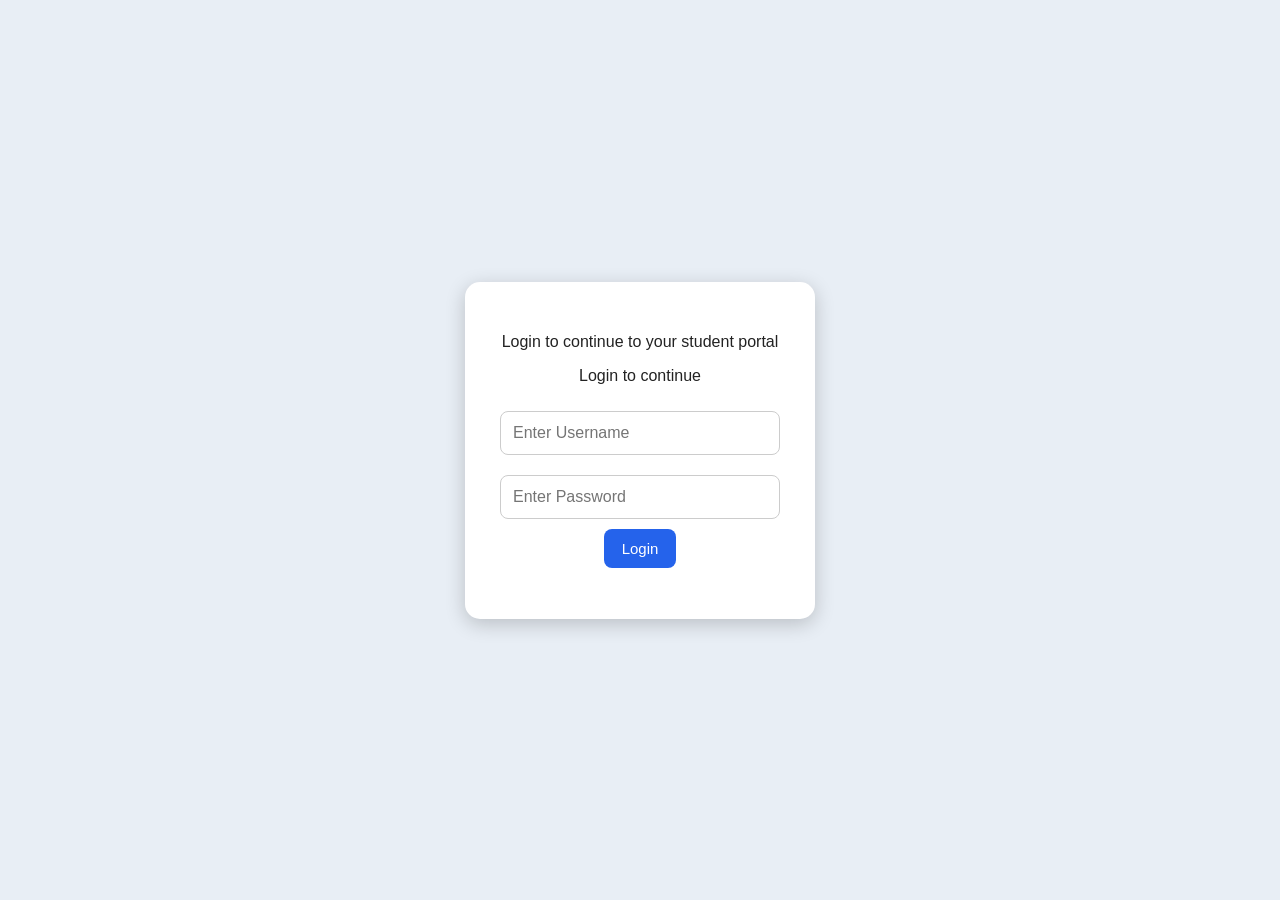
<file: index.html>
<!DOCTYPE html>
<html>
<head>
    <title>Student Portal - Login</title>
    <link rel="stylesheet" href="style.css">
</head>

<body class="login-body">

    <div class="login-box">

        <p>Login to continue to your student portal</p>
        <p>Login to continue</p>

        <input type="text" id="username" placeholder="Enter Username">

        <input type="password" id="password" placeholder="Enter Password">

        <button id="loginBtn">Login</button>

        <p id="message"></p>

    </div>

    <script src="script.js"></script>

</body>
</html>
</file>
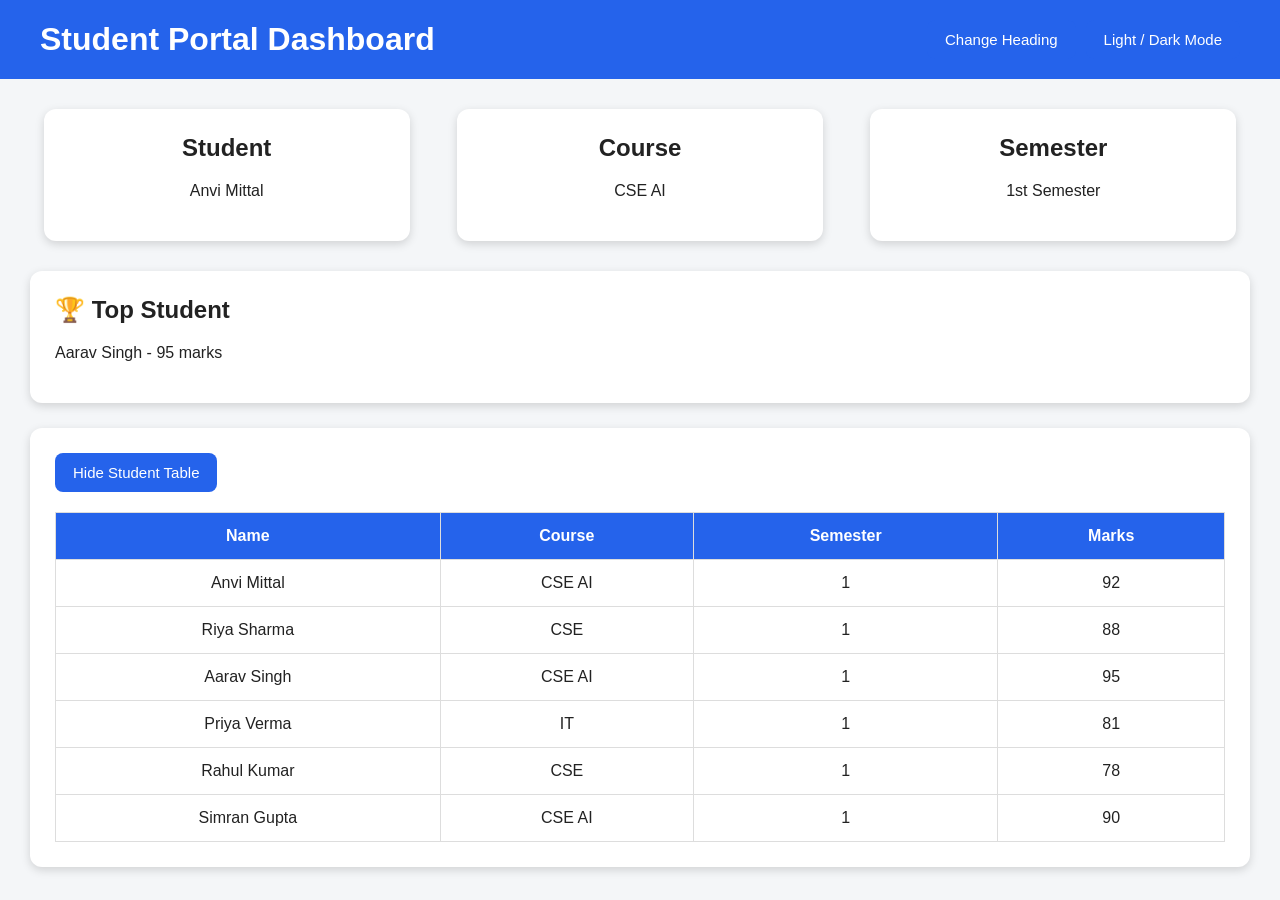
<file: portal.html>
<!DOCTYPE html>
<html>

<head>
    <title>Student Portal</title>
    <link rel="stylesheet" href="style.css">
</head>

<body>

    <header>

        <h1 id="heading">Student Portal Dashboard</h1>

        <div class="top-buttons">
            <button onclick="changeHeading()">Change Heading</button>
            <button id="modeButton" onclick="toggleMode()">Light / Dark Mode</button>
        </div>

    </header>


    <main>

        <section class="cards">

            <div class="card">
                <h2>Student</h2>
                <p>Anvi Mittal</p>
            </div>

            <div class="card">
                <h2>Course</h2>
                <p>CSE AI</p>
            </div>

            <div class="card">
                <h2>Semester</h2>
                <p>1st Semester</p>
            </div>

        </section>


        <section class="top-student">

            <h2>🏆 Top Student</h2>

            <p id="topStudent">Loading...</p>

        </section>


        <section class="student-section">

            <button id="tableButton" onclick="toggleTable()">
                Hide Student Table
            </button>

            <div id="tableContainer">

                <table>

                    <thead>
                        <tr>
                            <th>Name</th>
                            <th>Course</th>
                            <th>Semester</th>
                            <th>Marks</th>
                        </tr>
                    </thead>

                    <tbody id="studentTable">
                    </tbody>

                </table>

            </div>

        </section>

    </main>


    <script src="script.js"></script>

</body>

</html>
</file>
<file: style.css>
* {
    box-sizing: border-box;
}

body {
    margin: 0;
    font-family: Arial, sans-serif;
    background-color: #f4f6f8;
    color: #222;
}


/* LOGIN PAGE */

.login-body {
    height: 100vh;

    display: flex;
    justify-content: center;
    align-items: center;

    background-color: #e8eef5;
}


.login-box {
    width: 350px;

    padding: 35px;

    background-color: white;

    border-radius: 15px;

    box-shadow: 0 5px 20px rgba(0, 0, 0, 0.2);

    text-align: center;
}


.login-box h1 {
    margin-bottom: 10px;
}


.login-box input {
    width: 100%;

    padding: 12px;

    margin: 10px 0;

    border: 1px solid #ccc;

    border-radius: 8px;

    font-size: 16px;
}


button {
    padding: 11px 18px;

    border: none;

    border-radius: 8px;

    background-color: #2563eb;

    color: white;

    cursor: pointer;

    font-size: 15px;
}


button:hover {
    background-color: #1d4ed8;
}


#message {
    margin-top: 15px;
    font-weight: bold;
}


/* HEADER */

header {
    position: sticky;

    top: 0;

    z-index: 10;

    background-color: #2563eb;

    color: white;

    padding: 20px 40px;

    display: flex;

    justify-content: space-between;

    align-items: center;
}


header h1 {
    margin: 0;
}


.top-buttons {
    display: flex;
    gap: 10px;
}


/* MAIN */

main {
    padding: 30px;
}


/* CARDS */

.cards {
    display: flex;

    justify-content: space-around;

    gap: 20px;

    margin-bottom: 30px;
}


.card {
    background-color: white;

    width: 30%;

    padding: 25px;

    border-radius: 12px;

    box-shadow: 0 3px 10px rgba(0, 0, 0, 0.15);

    text-align: center;
}


.card h2 {
    margin-top: 0;
}


/* TOP STUDENT */

.top-student {
    position: relative;

    background-color: white;

    padding: 25px;

    margin-bottom: 25px;

    border-radius: 12px;

    box-shadow: 0 3px 10px rgba(0, 0, 0, 0.15);
}


.top-student h2 {
    margin-top: 0;
}


/* TABLE */

.student-section {
    background-color: white;

    padding: 25px;

    border-radius: 12px;

    box-shadow: 0 3px 10px rgba(0, 0, 0, 0.15);
}


table {
    width: 100%;

    border-collapse: collapse;

    margin-top: 20px;
}


th,
td {
    padding: 14px;

    border: 1px solid #ddd;

    text-align: center;
}


th {
    background-color: #2563eb;

    color: white;
}


tr:hover {
    background-color: #eef4ff;
}


/* DARK MODE */

.dark-mode {
    background-color: #18181b;

    color: white;
}


.dark-mode .card,
.dark-mode .top-student,
.dark-mode .student-section {
    background-color: #27272a;

    color: white;
}


.dark-mode tr:hover {
    background-color: #3f3f46;
}
</file>
